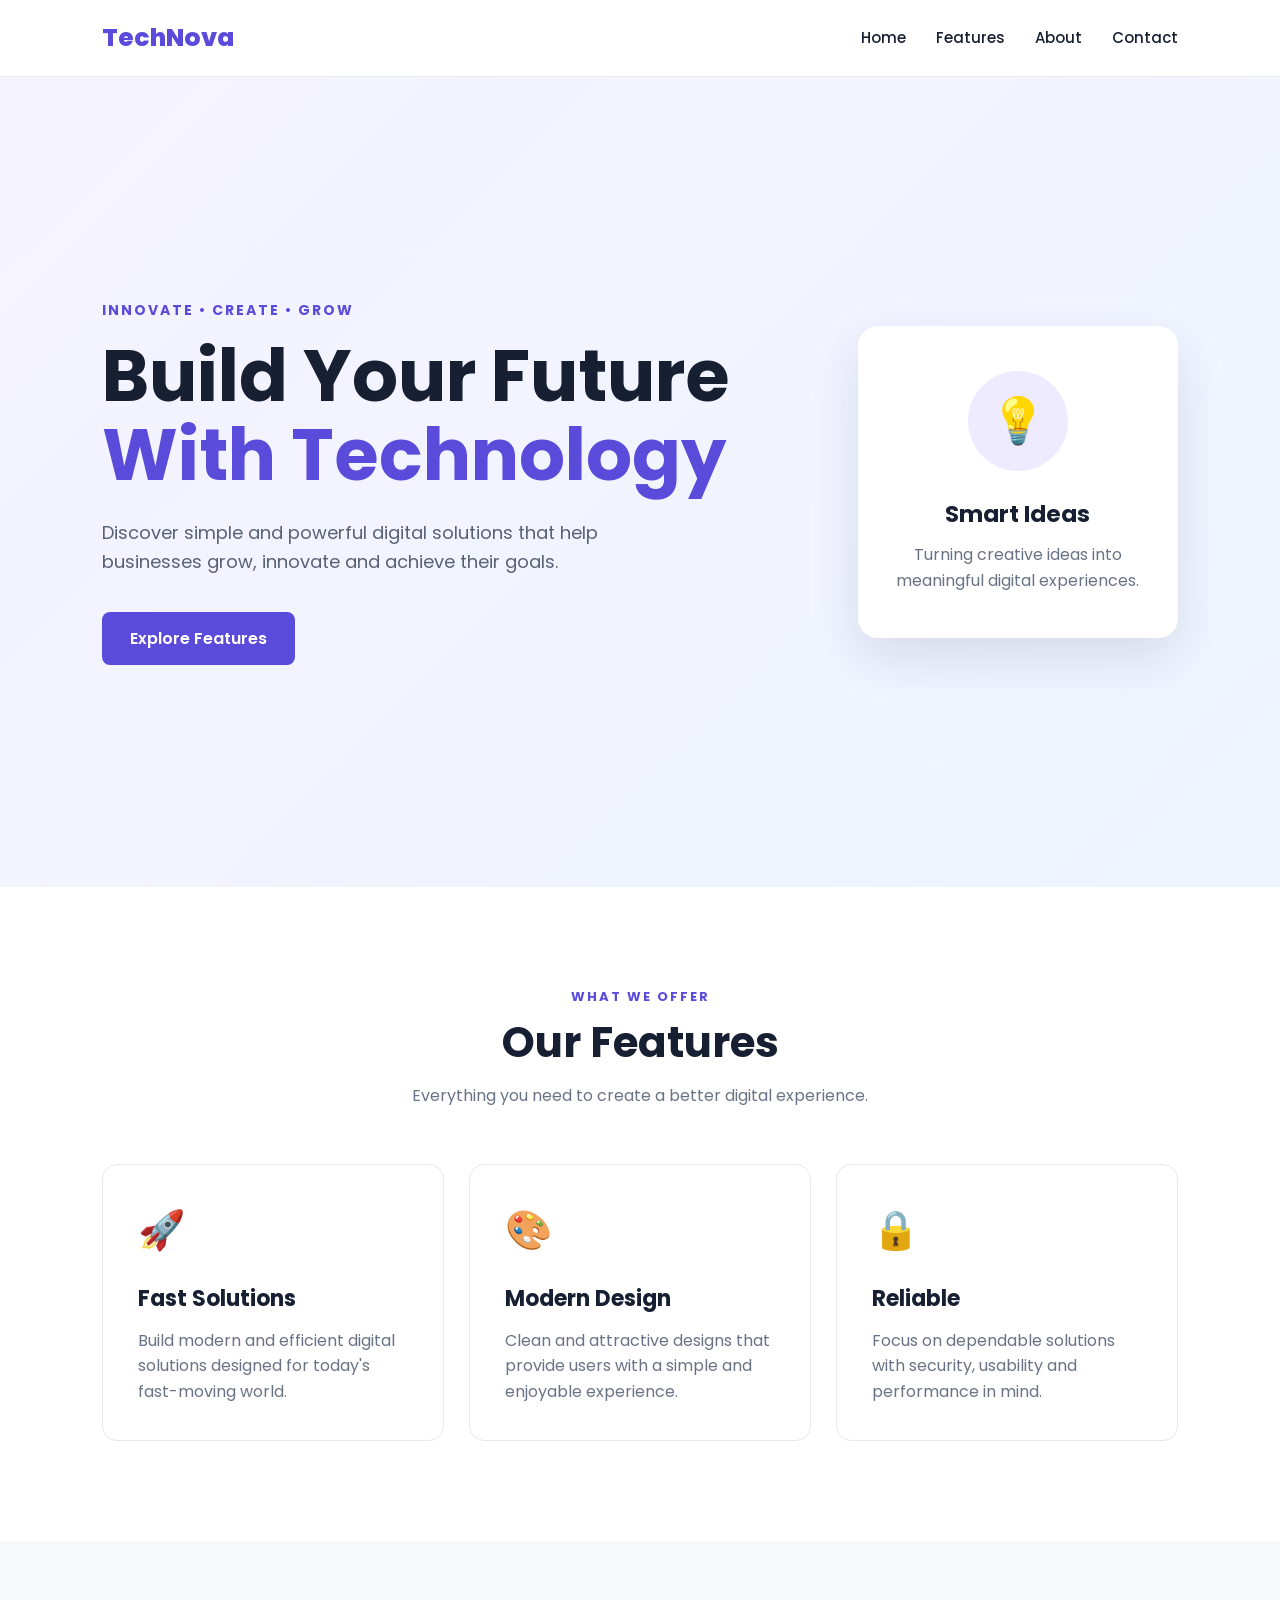
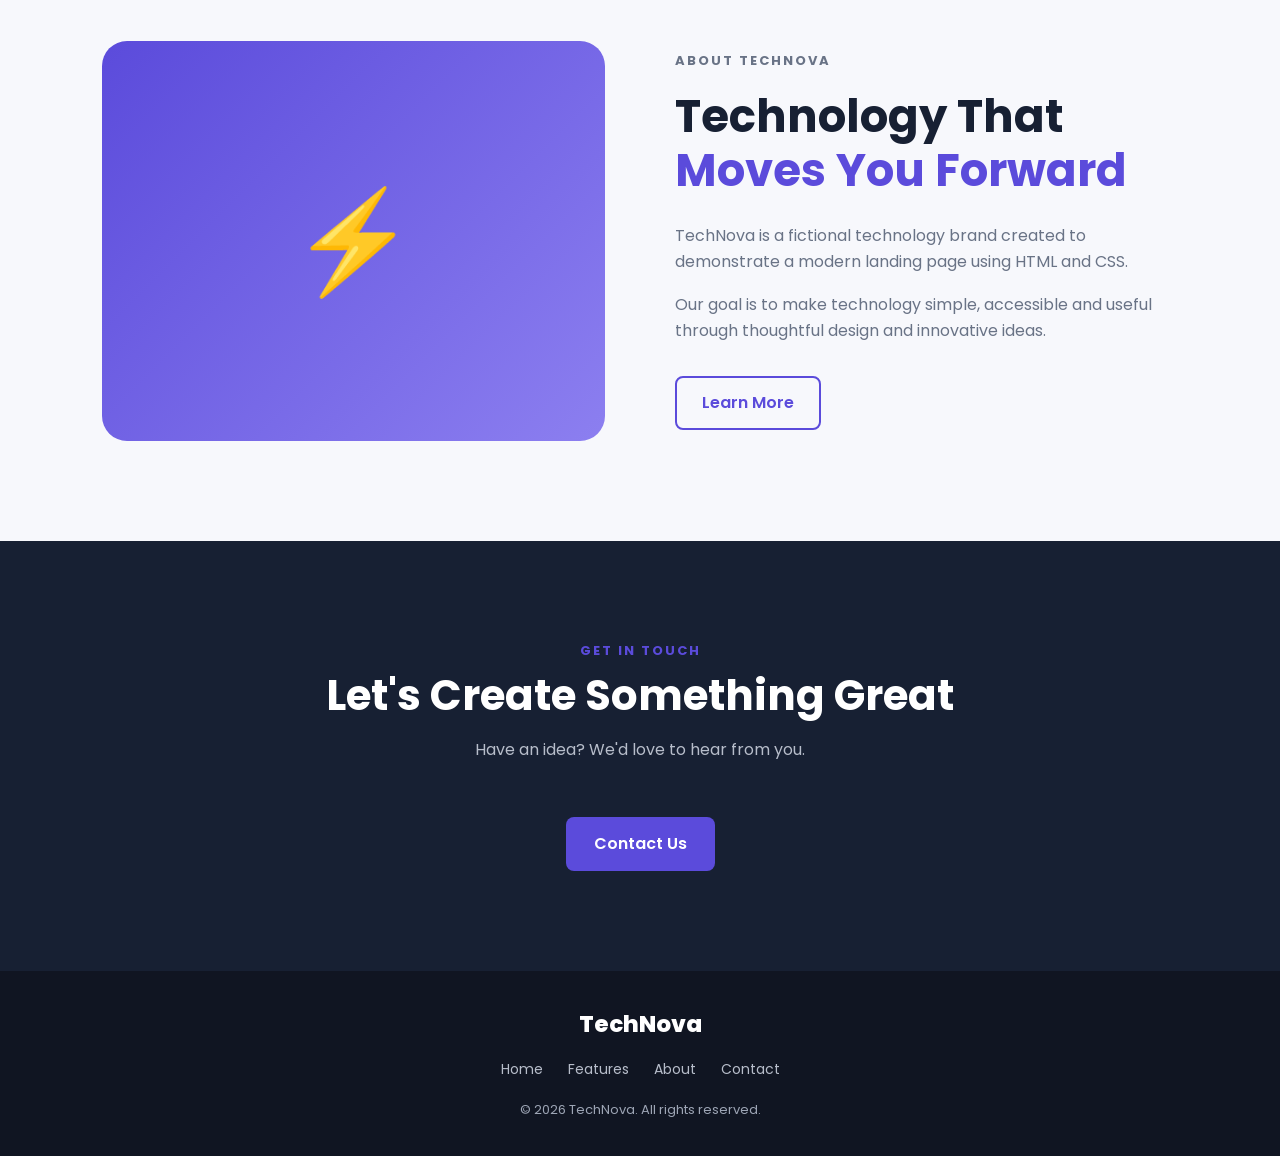
<file: Landing Page/index.html>
<!DOCTYPE html>
<html lang="en">
<head>
    <meta charset="UTF-8">
    <meta name="viewport" content="width=device-width, initial-scale=1.0">
    <title>TechNova - Innovative Digital Solutions</title>

    <!-- Google Font -->
    <link rel="preconnect" href="https://fonts.googleapis.com">
    <link rel="preconnect" href="https://fonts.gstatic.com" crossorigin>
    <link href="https://fonts.googleapis.com/css2?family=Poppins:wght@400;500;600;700;800&display=swap" rel="stylesheet">

    <!-- CSS -->
    <link rel="stylesheet" href="style.css">
</head>

<body>

    <!-- Navigation -->
    <header class="navbar">
        <div class="logo">TechNova</div>

        <nav>
            <a href="#home">Home</a>
            <a href="#features">Features</a>
            <a href="#about">About</a>
            <a href="#contact">Contact</a>
        </nav>
    </header>


    <!-- Hero Section -->
    <section id="home" class="hero">

        <div class="hero-content">
            <p class="small-title">INNOVATE • CREATE • GROW</p>

            <h1>
                Build Your Future
                <span>With Technology</span>
            </h1>

            <p class="hero-text">
                Discover simple and powerful digital solutions that
                help businesses grow, innovate and achieve their goals.
            </p>

            <a href="#features" class="cta-button">Explore Features</a>
        </div>

        <div class="hero-card">
            <div class="circle">💡</div>
            <h3>Smart Ideas</h3>
            <p>Turning creative ideas into meaningful digital experiences.</p>
        </div>

    </section>


    <!-- Features Section -->
    <section id="features" class="section">

        <div class="section-heading">
            <p>WHAT WE OFFER</p>
            <h2>Our Features</h2>
            <span>
                Everything you need to create a better digital experience.
            </span>
        </div>

        <div class="features-container">

            <div class="feature-card">
                <div class="icon">🚀</div>
                <h3>Fast Solutions</h3>
                <p>
                    Build modern and efficient digital solutions
                    designed for today's fast-moving world.
                </p>
            </div>

            <div class="feature-card">
                <div class="icon">🎨</div>
                <h3>Modern Design</h3>
                <p>
                    Clean and attractive designs that provide
                    users with a simple and enjoyable experience.
                </p>
            </div>

            <div class="feature-card">
                <div class="icon">🔒</div>
                <h3>Reliable</h3>
                <p>
                    Focus on dependable solutions with security,
                    usability and performance in mind.
                </p>
            </div>

        </div>

    </section>


    <!-- About Section -->
    <section id="about" class="about-section">

        <div class="about-image">
            <div class="about-symbol">⚡</div>
        </div>

        <div class="about-content">
            <p class="section-label">ABOUT TECHNOVA</p>

            <h2>
                Technology That
                <span>Moves You Forward</span>
            </h2>

            <p>
                TechNova is a fictional technology brand created to
                demonstrate a modern landing page using HTML and CSS.
            </p>

            <p>
                Our goal is to make technology simple, accessible and
                useful through thoughtful design and innovative ideas.
            </p>

            <a href="#contact" class="secondary-button">
                Learn More
            </a>
        </div>

    </section>


    <!-- Contact Section -->
    <section id="contact" class="contact-section">

        <div class="section-heading">
            <p>GET IN TOUCH</p>
            <h2>Let's Create Something Great</h2>
            <span>
                Have an idea? We'd love to hear from you.
            </span>
        </div>

        <a href="mailto:hello@technova.com" class="cta-button">
            Contact Us
        </a>

    </section>


    <!-- Footer -->
    <footer>

        <div class="footer-logo">TechNova</div>

        <div class="footer-links">
            <a href="#home">Home</a>
            <a href="#features">Features</a>
            <a href="#about">About</a>
            <a href="#contact">Contact</a>
        </div>

        <p>
            © 2026 TechNova. All rights reserved.
        </p>

    </footer>

</body>
</html>
</file>
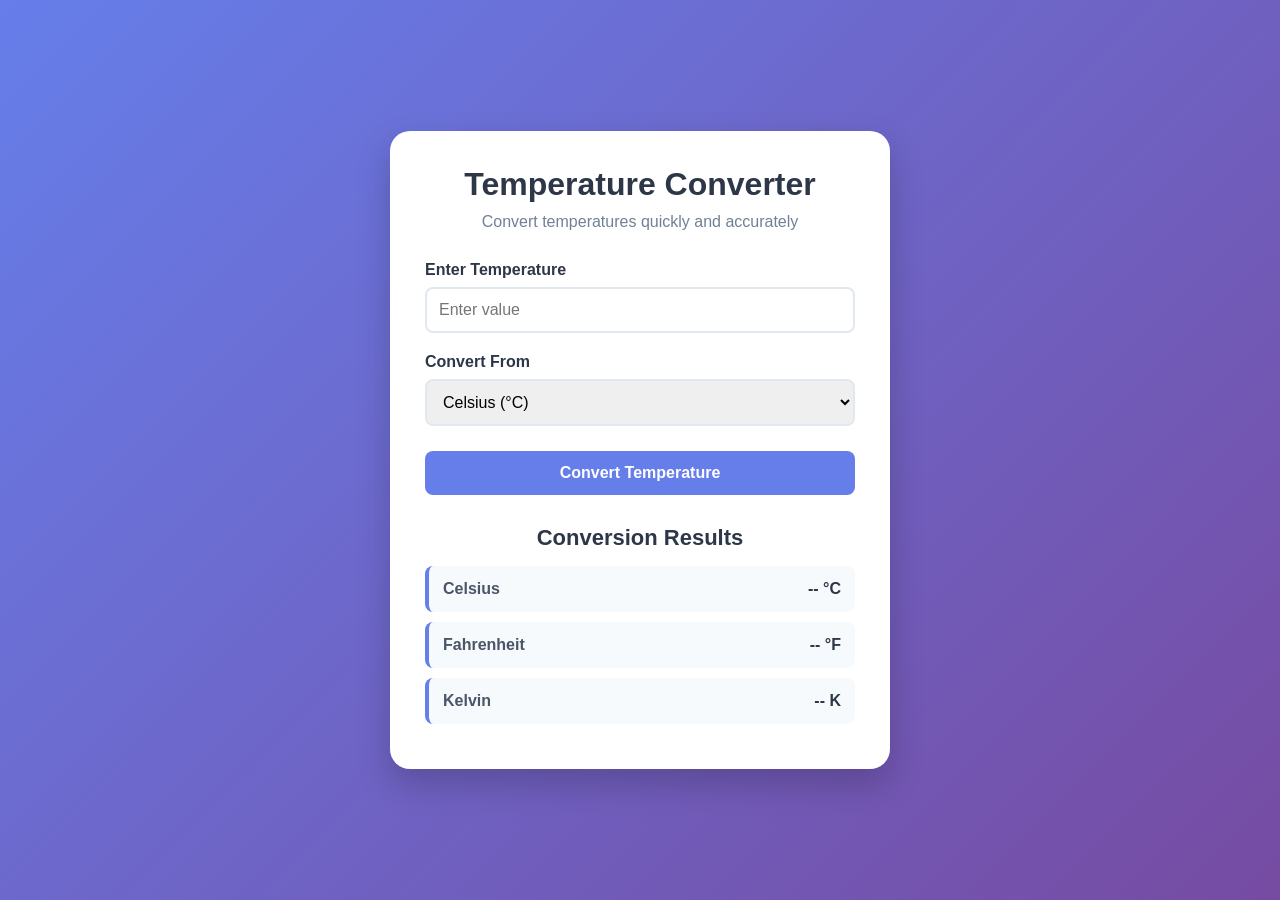
<file: Task-3/WebDev-L1-TemperatureConverter/index.html>
<!DOCTYPE html>
<html lang="en">
<head>
    <meta charset="UTF-8">
    <meta name="viewport" content="width=device-width, initial-scale=1.0">

    <title>Temperature Converter</title>

    <link rel="stylesheet" href="style.css">
</head>

<body>

    <div class="container">

        <div class="converter-card">

            <h1>Temperature Converter</h1>

            <p class="subtitle">
                Convert temperatures quickly and accurately
            </p>

            <div class="form-group">
                <label for="temperature">Enter Temperature</label>
                <input 
                    type="number" 
                    id="temperature" 
                    placeholder="Enter value"
                    step="any"
                >
            </div>

            <div class="form-group">
                <label for="unit">Convert From</label>

                <select id="unit">
                    <option value="celsius">Celsius (°C)</option>
                    <option value="fahrenheit">Fahrenheit (°F)</option>
                    <option value="kelvin">Kelvin (K)</option>
                </select>
            </div>

            <button id="convertBtn">
                Convert Temperature
            </button>

            <div id="errorMessage" class="error"></div>

            <div class="results">

                <h2>Conversion Results</h2>

                <div class="result-box">
                    <span>Celsius</span>
                    <strong id="celsiusResult">-- °C</strong>
                </div>

                <div class="result-box">
                    <span>Fahrenheit</span>
                    <strong id="fahrenheitResult">-- °F</strong>
                </div>

                <div class="result-box">
                    <span>Kelvin</span>
                    <strong id="kelvinResult">-- K</strong>
                </div>

            </div>

        </div>

    </div>

    <script src="script.js"></script>

</body>
</html>
</file>
<file: Landing Page/style.css>
/* =========================
   BASIC RESET
========================= */

* {
    margin: 0;
    padding: 0;
    box-sizing: border-box;
}

html {
    scroll-behavior: smooth;
}

body {
    font-family: "Poppins", sans-serif;
    line-height: 1.6;
    color: #172033;
    background: #ffffff;
}

a {
    text-decoration: none;
}


/* =========================
   NAVIGATION
========================= */

.navbar {
    position: sticky;
    top: 0;
    z-index: 1000;

    display: flex;
    justify-content: space-between;
    align-items: center;

    padding: 18px 8%;

    background: rgba(255, 255, 255, 0.95);
    border-bottom: 1px solid #e8ebf2;
}

.logo {
    font-size: 25px;
    font-weight: 800;
    color: #5b4bdb;
}

.navbar nav {
    display: flex;
    gap: 30px;
}

.navbar nav a {
    color: #172033;
    font-size: 15px;
    font-weight: 500;
    transition: 0.3s;
}

.navbar nav a:hover {
    color: #5b4bdb;
}


/* =========================
   HERO
========================= */

.hero {
    min-height: 90vh;

    display: flex;
    align-items: center;
    justify-content: space-between;

    gap: 60px;

    padding: 80px 8%;

    background: linear-gradient(135deg, #f5f3ff, #eef5ff);
}

.hero-content {
    max-width: 650px;
}

.small-title {
    color: #5b4bdb;
    font-size: 14px;
    font-weight: 700;
    letter-spacing: 2px;
    margin-bottom: 15px;
}

.hero h1 {
    font-size: clamp(42px, 6vw, 72px);
    line-height: 1.1;
    margin-bottom: 25px;
}

.hero h1 span {
    display: block;
    color: #5b4bdb;
}

.hero-text {
    max-width: 550px;
    font-size: 18px;
    color: #596174;
    margin-bottom: 35px;
}

.cta-button {
    display: inline-block;

    padding: 14px 28px;

    background: #5b4bdb;
    color: white;

    border-radius: 8px;

    font-weight: 600;

    transition: 0.3s;
}

.cta-button:hover {
    transform: translateY(-3px);
    background: #4535bd;
}


/* Hero Card */

.hero-card {
    width: 320px;
    padding: 45px 30px;

    text-align: center;

    background: white;

    border-radius: 20px;

    box-shadow: 0 20px 50px rgba(40, 40, 80, 0.12);
}

.circle {
    width: 100px;
    height: 100px;

    display: flex;
    align-items: center;
    justify-content: center;

    margin: 0 auto 25px;

    border-radius: 50%;

    background: #eeeaff;

    font-size: 45px;
}

.hero-card h3 {
    font-size: 23px;
    margin-bottom: 10px;
}

.hero-card p {
    color: #697386;
}


/* =========================
   GENERAL SECTION
========================= */

.section {
    padding: 100px 8%;
}

.section-heading {
    text-align: center;
    max-width: 700px;
    margin: 0 auto 55px;
}

.section-heading p,
.section-label {
    color: #5b4bdb;
    font-size: 13px;
    font-weight: 700;
    letter-spacing: 2px;
    margin-bottom: 10px;
}

.section-heading h2 {
    font-size: 42px;
    line-height: 1.2;
    margin-bottom: 15px;
}

.section-heading span {
    color: #697386;
    font-size: 16px;
}


/* =========================
   FEATURES
========================= */

.features-container {
    display: grid;

    grid-template-columns: repeat(3, 1fr);

    gap: 25px;

    max-width: 1100px;
    margin: auto;
}

.feature-card {
    padding: 35px;

    border: 1px solid #e7e9ef;

    border-radius: 15px;

    background: white;

    transition: 0.3s;
}

.feature-card:hover {
    transform: translateY(-8px);
    box-shadow: 0 15px 35px rgba(40, 40, 80, 0.1);
}

.icon {
    font-size: 38px;
    margin-bottom: 20px;
}

.feature-card h3 {
    font-size: 22px;
    margin-bottom: 12px;
}

.feature-card p {
    color: #697386;
}


/* =========================
   ABOUT
========================= */

.about-section {
    display: grid;

    grid-template-columns: 1fr 1fr;

    align-items: center;

    gap: 70px;

    padding: 100px 8%;

    background: #f7f8fc;
}

.about-image {
    min-height: 400px;

    display: flex;
    align-items: center;
    justify-content: center;

    border-radius: 25px;

    background: linear-gradient(135deg, #5b4bdb, #8c7ff0);
}

.about-symbol {
    font-size: 100px;
}

.about-content {
    max-width: 600px;
}

.about-content h2 {
    font-size: 45px;
    line-height: 1.2;
    margin-bottom: 25px;
}

.about-content h2 span {
    color: #5b4bdb;
}

.about-content p {
    color: #697386;
    margin-bottom: 18px;
}

.secondary-button {
    display: inline-block;

    margin-top: 15px;

    padding: 12px 25px;

    border: 2px solid #5b4bdb;

    color: #5b4bdb;

    border-radius: 8px;

    font-weight: 600;

    transition: 0.3s;
}

.secondary-button:hover {
    background: #5b4bdb;
    color: white;
}


/* =========================
   CONTACT
========================= */

.contact-section {
    padding: 100px 8%;

    text-align: center;

    background: #172033;

    color: white;
}

.contact-section .section-heading h2 {
    color: white;
}

.contact-section .section-heading span {
    color: #b7bdca;
}


/* =========================
   FOOTER
========================= */

footer {
    padding: 35px 8%;

    text-align: center;

    background: #101522;

    color: #9da5b5;
}

.footer-logo {
    color: white;
    font-size: 23px;
    font-weight: 800;

    margin-bottom: 15px;
}

.footer-links {
    display: flex;
    justify-content: center;
    gap: 25px;

    margin-bottom: 20px;
}

.footer-links a {
    color: #b7bdca;

    font-size: 14px;
}

.footer-links a:hover {
    color: white;
}

footer p {
    font-size: 13px;
}


/* =========================
   RESPONSIVE DESIGN
========================= */

@media (max-width: 850px) {

    .hero {
        flex-direction: column;
        text-align: center;
    }

    .hero-text {
        margin-left: auto;
        margin-right: auto;
    }

    .features-container {
        grid-template-columns: 1fr;
    }

    .about-section {
        grid-template-columns: 1fr;
    }

    .about-content {
        text-align: center;
        margin: auto;
    }
}


@media (max-width: 600px) {

    .navbar {
        flex-direction: column;
        gap: 15px;
    }

    .navbar nav {
        gap: 15px;
        flex-wrap: wrap;
        justify-content: center;
    }

    .hero {
        padding: 60px 6%;
    }

    .hero-card {
        width: 100%;
        max-width: 320px;
    }

    .section-heading h2 {
        font-size: 32px;
    }

    .about-content h2 {
        font-size: 34px;
    }

    .footer-links {
        flex-wrap: wrap;
    }
}
</file>
<file: Task-3/WebDev-L1-TemperatureConverter/style.css>
* {
    margin: 0;
    padding: 0;
    box-sizing: border-box;
}

body {
    font-family: Arial, sans-serif;
    background: linear-gradient(135deg, #667eea, #764ba2);
    min-height: 100vh;
    display: flex;
    justify-content: center;
    align-items: center;
    padding: 20px;
}

.container {
    width: 100%;
    max-width: 500px;
}

.converter-card {
    background: white;
    padding: 35px;
    border-radius: 20px;
    box-shadow: 0 15px 35px rgba(0, 0, 0, 0.2);
}

h1 {
    text-align: center;
    color: #2d3748;
    margin-bottom: 10px;
    font-size: 32px;
}

.subtitle {
    text-align: center;
    color: #718096;
    margin-bottom: 30px;
}

.form-group {
    margin-bottom: 20px;
}

label {
    display: block;
    margin-bottom: 8px;
    font-weight: bold;
    color: #2d3748;
}

input,
select {
    width: 100%;
    padding: 12px;
    border: 2px solid #e2e8f0;
    border-radius: 8px;
    font-size: 16px;
    outline: none;
}

input:focus,
select:focus {
    border-color: #667eea;
}

button {
    width: 100%;
    padding: 13px;
    border: none;
    border-radius: 8px;
    background: #667eea;
    color: white;
    font-size: 16px;
    font-weight: bold;
    cursor: pointer;
    margin-top: 5px;
}

button:hover {
    background: #5568d8;
}

.error {
    color: #e53e3e;
    text-align: center;
    margin-top: 15px;
    font-weight: bold;
}

.results {
    margin-top: 30px;
}

.results h2 {
    text-align: center;
    color: #2d3748;
    margin-bottom: 15px;
    font-size: 22px;
}

.result-box {
    display: flex;
    justify-content: space-between;
    align-items: center;
    background: #f7fafc;
    padding: 14px;
    margin-bottom: 10px;
    border-radius: 8px;
    border-left: 4px solid #667eea;
}

.result-box span {
    color: #4a5568;
    font-weight: bold;
}

.result-box strong {
    color: #2d3748;
}

@media (max-width: 600px) {
    .converter-card {
        padding: 25px;
    }

    h1 {
        font-size: 26px;
    }
}
</file>
